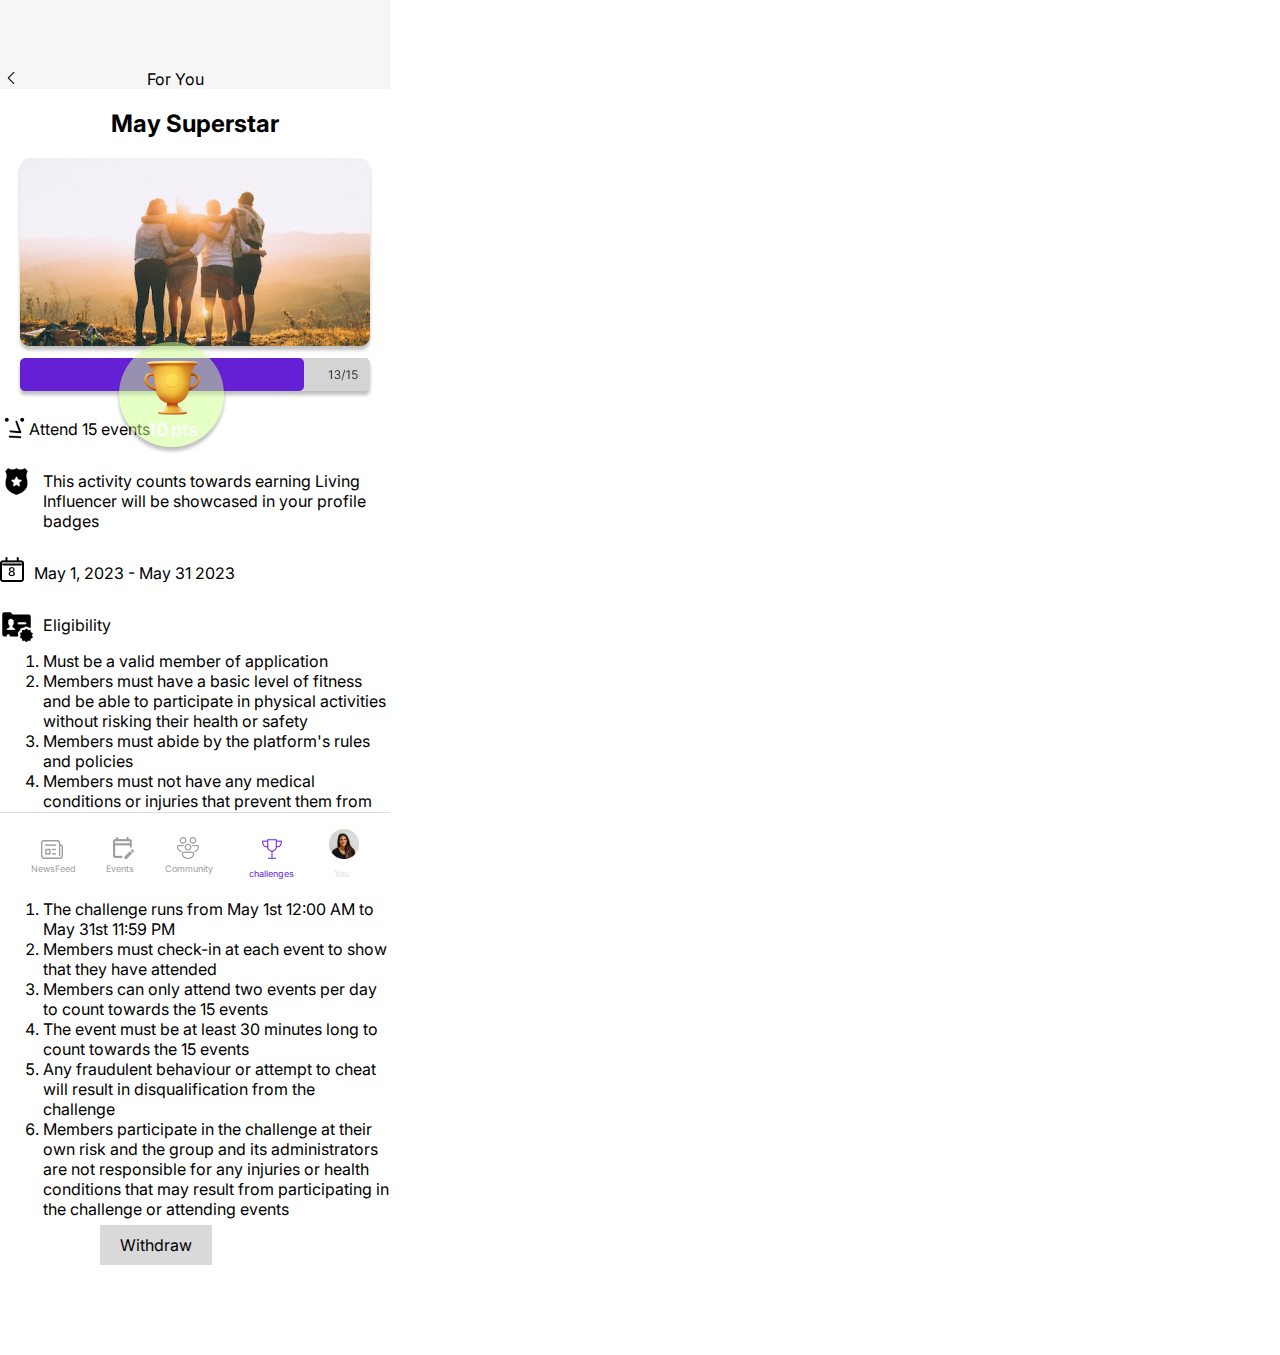
<file: Chellenges.html>
<!DOCTYPE html>
<html lang="en">
<head>
  <meta charset="UTF-8">
  <meta http-equiv="X-UA-Compatible" content="IE=edge">
  <meta name="viewport" content="width=device-width, initial-scale=1.0">
  <link rel="stylesheet" type="text/css" href="./CSS/chel.css">
  <script src="newfunction.js"></script>
  <title>Document</title>
</head>
<body>
  <header class="header">
    <img src="./images/chel/Arrow.png" id="backbutton">
    <p>For You</p>
  </header>
  <main>
    <div class="fetureimages">
      <div>
        <h2>May Superstar</h2>
      </div>
      <div>
        <img src="images/chel/groupimage.png"/>
      </div>
      <div>
        <img src="images/chel/trophy.png" class="trophy"/>
      </div>
      <div>
        <img src="images/chel/upgradebar.png"/>
      </div>
    </div>
    <div class="instruction">
      <div class="forflex">
        <img src="images/chel/Cleats.png"/>
        <p>Attend 15 events</p>
      </div>
      <div class="forflex">
        <img src="images/chel/PoliceBadge.png"/>
        <p class="Text">This activity counts towards earning Living Influencer <span> will be showcased in your profile badges</span></p>
      </div>
      <div class="forflex">
        <img src="images/chel/Group109.png"/>
        <p class="Text"> May 1, 2023 - May 31 2023</p>
      </div>
      
      <div class="forflex">
        <img src="images/chel/NewContact.png" width="33px" height="33px"/>
        <div class="Text">
          <p>Eligibility</p>
          <ol>
            <li>Must be a valid member of application</li>
            <li>Members must have a basic level of fitness and be <span> able to participate in physical activities without </span> <span> risking their health or safety</span></li>
            <li>Members must abide by the platform's rules and <span>policies</span></li>
            <li>Members must not have any medical conditions or <span> injuries that prevent them from participating in </span><span> activities or attending event</span></li>
          </ol>
        </div>
      </div>
      <div>
        <div class="forflex">
          <img src="images/chel/Rules.png" width="33px" height="33px"/>
          <div class="Text">
            <p>Rules</p>
            <ol>
              <li>The challenge runs from May 1st 12:00 AM to May 31st 11:59 PM</li>
              <li>Members must check-in at each event to show that they have attended</li>
              <li>Members can only attend two events per day to count towards the 15 events</li>
              <li>The event must be at least 30 minutes long to count towards the 15 events</li>
              <li>Any fraudulent behaviour or attempt to cheat will result in disqualification from the challenge</li>
              <li>Members participate in the challenge at their own risk and the group and its administrators are not responsible for any injuries or health conditions that may result from participating in the challenge or attending events</li>
            </ol>
          </div>
        </div>
        <div>
      </div>
      <div class="displaye">
        <a href="#" class="button">Withdraw</a>
      </div>
    </div>
  </main>
  <div class='footer-navigationContainer'>
    <nav class='Footer-navigation'>
      <ul class='footerUl'>
        <li><img src="./images/footer/NewsFeed.png" class="footerImage"/><p>NewsFeed</p></li>
        <li><img src="./images/footer/Events.png" class="footerImageE"/><p>Events</p></li>
        <li><img src="./images/footer/Community.png" class="footerImageC"/><p>Community</p></li>
        <li>
          <img src="./images/footer/buletrophy.png" class="footerImageY"/>
          <p id="challenges" class="thisPage" >challenges</p>
          </li>
        <li>
          <a href="index.html" class="dec">
          <img src="./images/footer/miniDP.png"/>
          <p class='thisPage'>You</a></p>
          </li>
      </ul>
    </nav>
  </div>
</body>
</html>
</file>
<file: CSS/chel.css>
@import url('https://fonts.googleapis.com/css2?family=Inter&display=swap');
@import url('https://fonts.googleapis.com/css2?family=Inter:wght@600&display=swap');

body{
  max-width: 390px;
  margin: 0px;
  font-family: "inter";
}
.header{
  background-color: #F6F6F6;
  width: 390px;
  height: 89px;
  display: flex;
  column-gap: 125px;
  flex-direction: row;
  align-items: flex-end;
}
.header p{
  margin: 0%;
}
.fetureimages{
  display: flex;
  flex-direction: column;
  align-items: center;
}
.fetureimages h2{
  text-align: center;
}
.trophy{
  position: absolute;
  top: 38%;
  left: 9%;
}
.forflex{
  display: flex;
  align-items: flex-start;
}
.forflex img{
  margin-top: 10px;
}
.Text{
  margin-left: 10px;
}
.forflex ol{
  padding: 0px;
}
.button{
  margin-left: 100px;
  margin-bottom: 30px;
  text-decoration: none;
  color: black;
  padding: 10px 20px;
  background-color: #D9D9D9;
}
.displaye{
  padding-bottom: 100px;
}

.footer-navigationContainer{
  background-color: white;
  position: fixed;
  bottom: 0%;
  left: 0%;
  max-width: 390px;
}
.Footer-navigation{
  max-width: 390px;
  border-top: 0.1px solid #DCDCDC;
}
.footerUl{
  min-width: 390px;
  max-width: 390px;
  display: flex;
  flex-direction: row;
  list-style-type: none;
  justify-content: space-evenly;
  align-items:baseline;
  padding:0px;
}
.dec{
  text-decoration: none;
  color: #DCDCDC;
}
.footerUl a{
  font-style: none;
}
.footerUl p{
  font-family: "Inter";
  font-weight: 400;
  font-size: 9px;
  color: #9F9D9E;
  margin: 0%;
}
.thisPage{
  padding: 5px;
  color: #6520D6 !important;
}
.footerImage{
  padding-left: 10px;
}
.footerImageE{
  padding-left: 7px;
}
.footerImageC{
  padding-left: 12px;
}
.footerImageY{
  padding-left: 18px;
}
</file>
